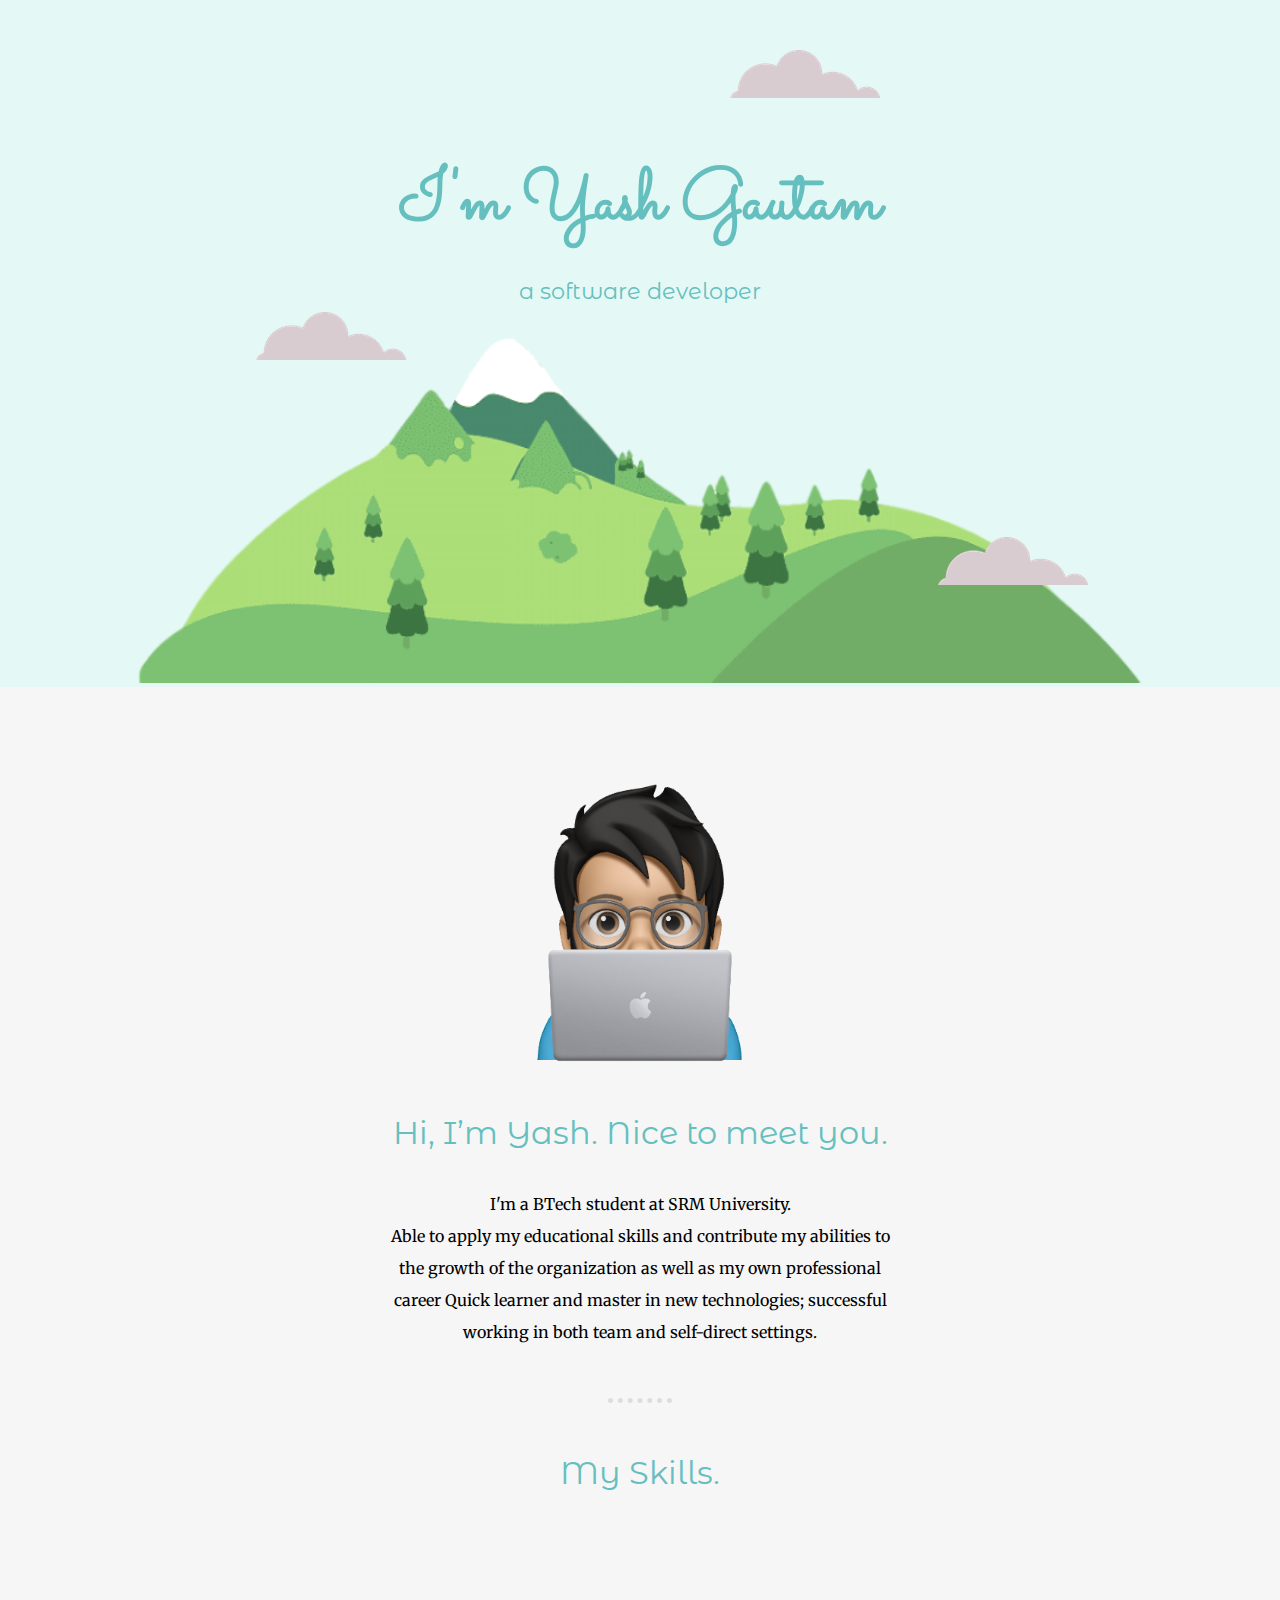
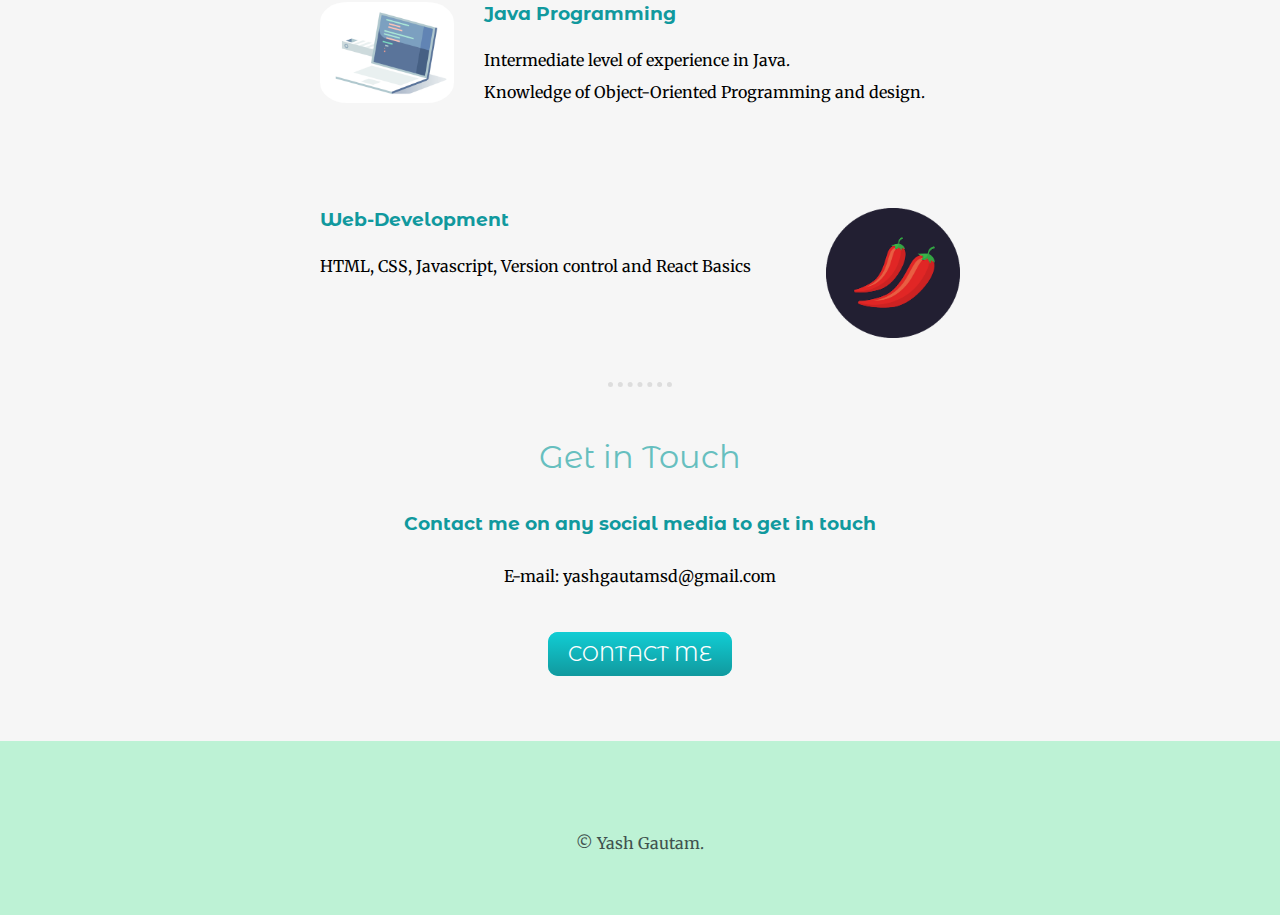
<file: My Site/index.html>
<!DOCTYPE html>
<html lang="en" dir="ltr">

<head>
  <meta charset="utf-8">
  <title>Yash Gautam</title>
  <link rel="stylesheet" href="css/styles.css">
  <link rel="icon" href="fav.ico">
  <link rel="stylesheet" href="https://cdnjs.cloudflare.com/ajax/libs/font-awesome/6.1.2/css/all.min.css" integrity="sha512-1sCRPdkRXhBV2PBLUdRb4tMg1w2YPf37qatUFeS7zlBy7jJI8Lf4VHwWfZZfpXtYSLy85pkm9GaYVYMfw5BC1A==" crossorigin="anonymous"
    referrerpolicy="no-referrer" />
  <link rel="preconnect" href="https://fonts.googleapis.com">
  <link rel="preconnect" href="https://fonts.gstatic.com" crossorigin>
  <link href="https://fonts.googleapis.com/css2?family=Merriweather&family=Montserrat+Alternates&family=Sacramento&display=swap" rel="stylesheet">
</head>

<body>
  <div class="topcontainer">
    <h1>I'm Yash Gautam</h1>
    <h2 class="SDE">a software developer</h2>
    <img class="mountain" src="images/greenmount.png" alt="mountain-image">
    <img class="top-cloud" src="images/cloud.png" alt="cloud-image">
    <img class="middle-cloud" src="images/cloud.png" alt="cloud-image">
    <img class="bottom-cloud" src="images/cloud.png" alt="cloud-image">

  </div>
  <div class="middle-container">
    <div class="profile">
      <img class="mymemoji" src="images/mypic.png" alt="Yash's picture">
      <h2>Hi, I’m Yash. Nice to meet you.</h2>
      <p class="intro">I'm a BTech student at SRM University. <br> Able to apply my educational skills and contribute my abilities to the growth of the organization as well as my own professional career Quick learner and master in new technologies; successful working in both team and self-direct settings. </p>
    </div>
    <hr>
    <div class="skills">
      <h2>My Skills.</h2>
      <div class="skill-row">
        <img class="computer-img" src="images/coding.gif" alt="computer-img">
        <h3>Java Programming</h3>
        <p>Intermediate level of experience in Java.<br>Knowledge of Object-Oriented Programming and design. </p>
      </div>
      <div class="skill-row">
        <img class="chilles-img" src="images/chillies.png" alt="chilles-img">
        <h3>Web-Development</h3>
        <p>HTML, CSS, Javascript, Version control and React Basics</p>
      </div>
    </div>
    <hr>
    <div class="contact-me">
      <h2>Get in Touch</h2>
      <h3>Contact me on any social media to get in touch</h3>
      <p class="contact-me-msg">E-mail: yashgautamsd@gmail.com</p>
      <a class="btn" href="contact.html" target="_blank">CONTACT ME </a>
    </div>
  </div>


  <div class="bottom-container">
    <a class="footer-link" href="https://www.linkedin.com/in/yash-gautam-a679b8213?lipi=urn%3Ali%3Apage%3Ad_flagship3_profile_view_base_contact_details%3BTh8aMq%2BeSi%2BiS6QcIZRAwQ%3D%3D"><i class="fa-brands fa-linkedin fa-3x"></i></a>
    <a class="footer-link" href="https://www.instagram.com/iamyashgautam/"><i class="fa-brands fa-instagram fa-3x"></i></a>
    <a class="footer-link" href="https://twitter.com/YashGau123"><i class="fa-brands fa-twitter fa-3x"></i></a>
    <a class="footer-link" href="https://breathinlovinearning.wixsite.com/readon"><i class="fa-solid fa-blog fa-3x"></i></a>
    <p class="copyright">© Yash Gautam.</p>
    <script src="https://cdn.jsdelivr.net/npm/bootstrap@5.1.3/dist/js/bootstrap.bundle.min.js" integrity="sha384-ka7Sk0Gln4gmtz2MlQnikT1wXgYsOg+OMhuP+IlRH9sENBO0LRn5q+8nbTov4+1p" crossorigin="anonymous"></script>
</body>


</html>
</file>
<file: My Site/css/styles.css>
h1{
 color: #66BFBF;
 font-family: 'Sacramento', cursive;
 font-size: 4.5rem;
 line-height: 1.5;
 margin: 50px auto 10px;
}
h2{
 color: #66BFBF;
 font-family: 'Montserrat Alternates', sans-serif;
 font-size: 2rem;
 font-weight: normal;
 padding-bottom: 10px;
}
h3{
 color:#11999E;
 font-family: 'Montserrat Alternates', sans-serif;
}
hr{
 border-style: none;
 border-top-style: dotted;
 border-width: thick;
 border-color: #DDDDDD;
 width: 5%;
 margin: 50px auto;
}
body{
 margin:0;
 font-family: 'Merriweather', serif;
 text-align: center;
 background-color: #F6F6F6;

}
a{
 color: #11999E;
 font-family: 'Montserrat Alternates', sans-serif;
}
p{
 line-height: 2;
}
.bottom-container{
 background-color: #BDF2D5;
 color: #40514E;
 padding-top: 50px;
 padding-bottom: 20px;
 margin-top: 40px;

}
.bottom-cloud{
 position: absolute;
 bottom: 35%;
 right:15%;
}
.btn {
 background: #11cdd4;
 background-image: -webkit-linear-gradient(top, #11cdd4, #11999e);
 background-image: -moz-linear-gradient(top, #11cdd4, #11999e);
 background-image: -ms-linear-gradient(top, #11cdd4, #11999e);
 background-image: -o-linear-gradient(top, #11cdd4, #11999e);
 background-image: linear-gradient(to bottom, #11cdd4, #11999e);
 -webkit-border-radius: 25;
 -moz-border-radius: 25;
 border-radius: 10px;
 font-family: 'Montserrat Alternates', sans-serif;
 color: #ffffff;
 font-size: 20px;
 padding: 10px 20px 10px 20px;
 text-decoration: none;

}
.btn:hover {
 background: #30e3cb;
 background-image: -webkit-linear-gradient(top, #30e3cb, #2bc4ad);
 background-image: -moz-linear-gradient(top, #30e3cb, #2bc4ad);
 background-image: -ms-linear-gradient(top, #30e3cb, #2bc4ad);
 background-image: -o-linear-gradient(top, #30e3cb, #2bc4ad);
 background-image: linear-gradient(to bottom, #30e3cb, #2bc4ad);
 text-decoration: none;
}
.contact-me-msg{
 width: 40%;
 margin: 25px auto 50px;
}
.copyright{
 padding: 20px 0px;
}
.computer-img{
 width: 21%;
 border-radius: 20%;
 float: left;
 margin-right: 30px;
}
.chilles-img{
 width: 21%;
 float: right;
 margin-left: 30px;
}
.footer-link:hover{
 color: #40514E;

}
.intro{
 width: 40%;
 margin : auto;
}
.middle-container{
 margin: 75px auto;
}
.mymemoji{
 height: 20rem;
}
.SDE{
 font-size: 1.4rem;
}
.skill-row{
 margin: 100px auto;
 text-align: left;
 width: 50%;
}
.topcontainer{
 background-color: #E4F9F5;
 border-top: 100px;
 text-align:center;
 /*position: absolute;*/
 padding-top: 100px;

}
.mountain{
height: 350px;
max-width: 100%;
}
.top-cloud{
 position: absolute;
 top:50px;
 left:57%;
}
.middle-cloud{
 position: absolute;
 bottom: 60%;
 left:20%;

}
</file>
